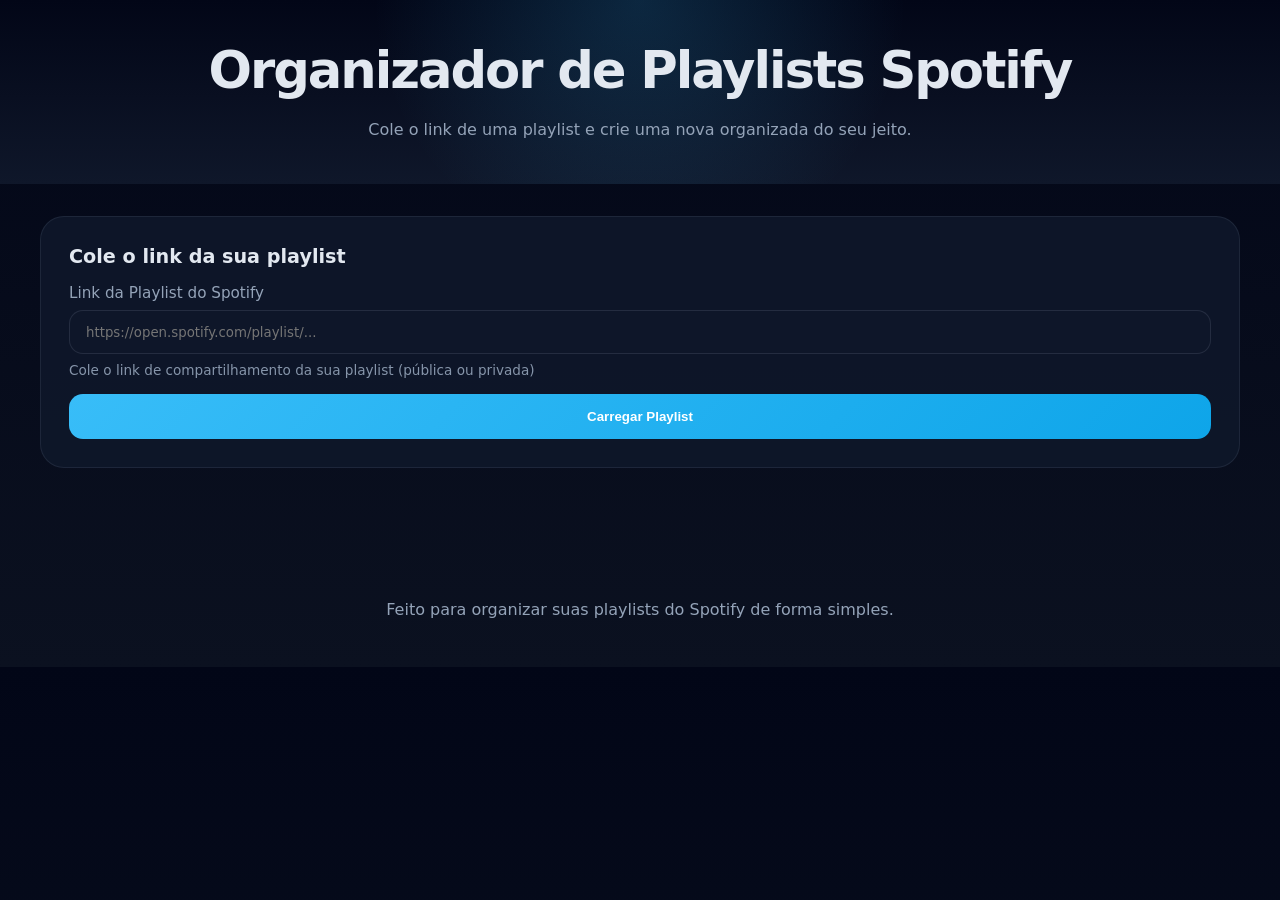
<file: index.html>
<!DOCTYPE html>
<html lang="pt-BR">
<head>
  <meta charset="UTF-8" />
  <meta name="viewport" content="width=device-width, initial-scale=1.0" />
  <title>Organizador de Playlists Spotify</title>
  <!-- Conecta o arquivo de estilos CSS à página HTML -->
  <link rel="stylesheet" href="styles.css" />
</head>
<body>
  <!-- Cabeçalho principal da página com título e descrição do projeto -->
  <header class="hero">
    <div class="hero-content">
      <h1>Organizador de Playlists Spotify</h1>
      <p>Cole o link de uma playlist e crie uma nova organizada do seu jeito.</p>
    </div>
  </header>

  <!-- Conteúdo principal do aplicativo -->
  <main class="container">
    <!-- Painel de entrada para o usuário colar o link da playlist -->
    <section id="input-panel" class="panel">
      <h2>Cole o link da sua playlist</h2>
      <form id="link-form" class="form-grid">
        <label class="full-width">
          Link da Playlist do Spotify
          <input type="url" id="playlist-link" required placeholder="https://open.spotify.com/playlist/..." />
          <span class="field-note">Cole o link de compartilhamento da sua playlist (pública ou privada)</span>
        </label>
        <button type="submit" class="btn-primary full-width">Carregar Playlist</button>
      </form>
    </section>

    <!-- Painel para escolher como ordenar as faixas após carregar a playlist -->
    <section id="organization-panel" class="panel hidden">
      <h2>Como você deseja organizar?</h2>
      <!-- Aqui o JavaScript mostrará informações da playlist carregada -->
      <p class="panel-note" id="playlist-info"></p>
      <div class="filter-grid">
        <label>
          Ordenar por
          <select id="sort-order">
            <option value="">-- Selecione --</option>
            <option value="artist-asc">Artista (A → Z)</option>
            <option value="artist-desc">Artista (Z → A)</option>
            <option value="name-asc">Faixa (A → Z)</option>
            <option value="name-desc">Faixa (Z → A)</option>
            <option value="album-asc">Álbum (A → Z)</option>
            <option value="album-desc">Álbum (Z → A)</option>
            <option value="duration-asc">Duração (crescente)</option>
            <option value="duration-desc">Duração (decrescente)</option>
            <option value="year-asc">Ano de lançamento (crescente)</option>
            <option value="year-desc">Ano de lançamento (decrescente)</option>
          </select>
        </label>
      </div>
      <div class="action-buttons">
        <button id="back-button" class="btn-secondary">⬅️ Voltar</button>
        <button id="create-button" class="btn-primary">Criar nova playlist organizada</button>
      </div>
    </section>

    <!-- Painel que mostra a lista de faixas depois de organizar -->
    <section id="results-panel" class="panel hidden">
      <div class="panel-header">
        <h2>Playlist organizada</h2>
        <span id="track-count">0 faixas</span>
      </div>
      <p class="panel-note">Prévia das faixas que serão adicionadas à nova playlist.</p>
      <div class="tracks-container">
        <table class="tracks-table" id="tracks-table">
          <thead>
            <tr>
              <th>#</th>
              <th>Faixa</th>
              <th>Artista</th>
              <th>Álbum</th>
              <th>Duração</th>
            </tr>
          </thead>
          <tbody id="tracks-list"></tbody>
        </table>
      </div>
    </section>

    <!-- Painel de criação da nova playlist no Spotify -->
    <section id="create-panel" class="panel hidden">
      <h2>Criar nova playlist</h2>
      <p class="panel-note">Você será redirecionado para fazer login no Spotify e autorizar a criação da playlist.</p>
      <form id="create-form" class="form-grid">
        <label class="full-width">
          Nome da nova playlist
          <input type="text" id="new-playlist-name" required placeholder="Ex: Minha Playlist Organizada" />
        </label>
        <label class="full-width">
          Descrição (opcional)
          <textarea id="new-playlist-description" placeholder="Adicione uma descrição..." rows="3"></textarea>
        </label>
        <label class="full-width">
          <input type="checkbox" id="public-playlist" />
          Tornar playlist pública
        </label>
        <button type="submit" class="btn-primary full-width">Criar playlist e adicionar faixas</button>
        <button type="button" id="cancel-button" class="btn-secondary full-width">Cancelar</button>
      </form>
    </section>

    <!-- Spinner de carregamento mostrado enquanto a aplicação busca dados -->
    <div id="loading-spinner" class="loading-spinner hidden">
      <div class="spinner"></div>
      <p id="loading-message">Carregando...</p>
    </div>

    <!-- Mensagem de erro exibida quando algo dá errado -->
    <div id="error-message" class="error-message hidden"></div>

    <!-- Mensagem de sucesso exibida quando a ação conclui corretamente -->
    <div id="success-message" class="success-message hidden">
      <p id="success-text"></p>
      <button id="success-button" class="btn-primary">OK</button>
    </div>
  </main>

  <footer class="footer">
    <p>Feito para organizar suas playlists do Spotify de forma simples.</p>
  </footer>

  <!-- Importa o arquivo JavaScript que controla a lógica da página -->
  <script src="script.js"></script>
</body>
</html>
</file>
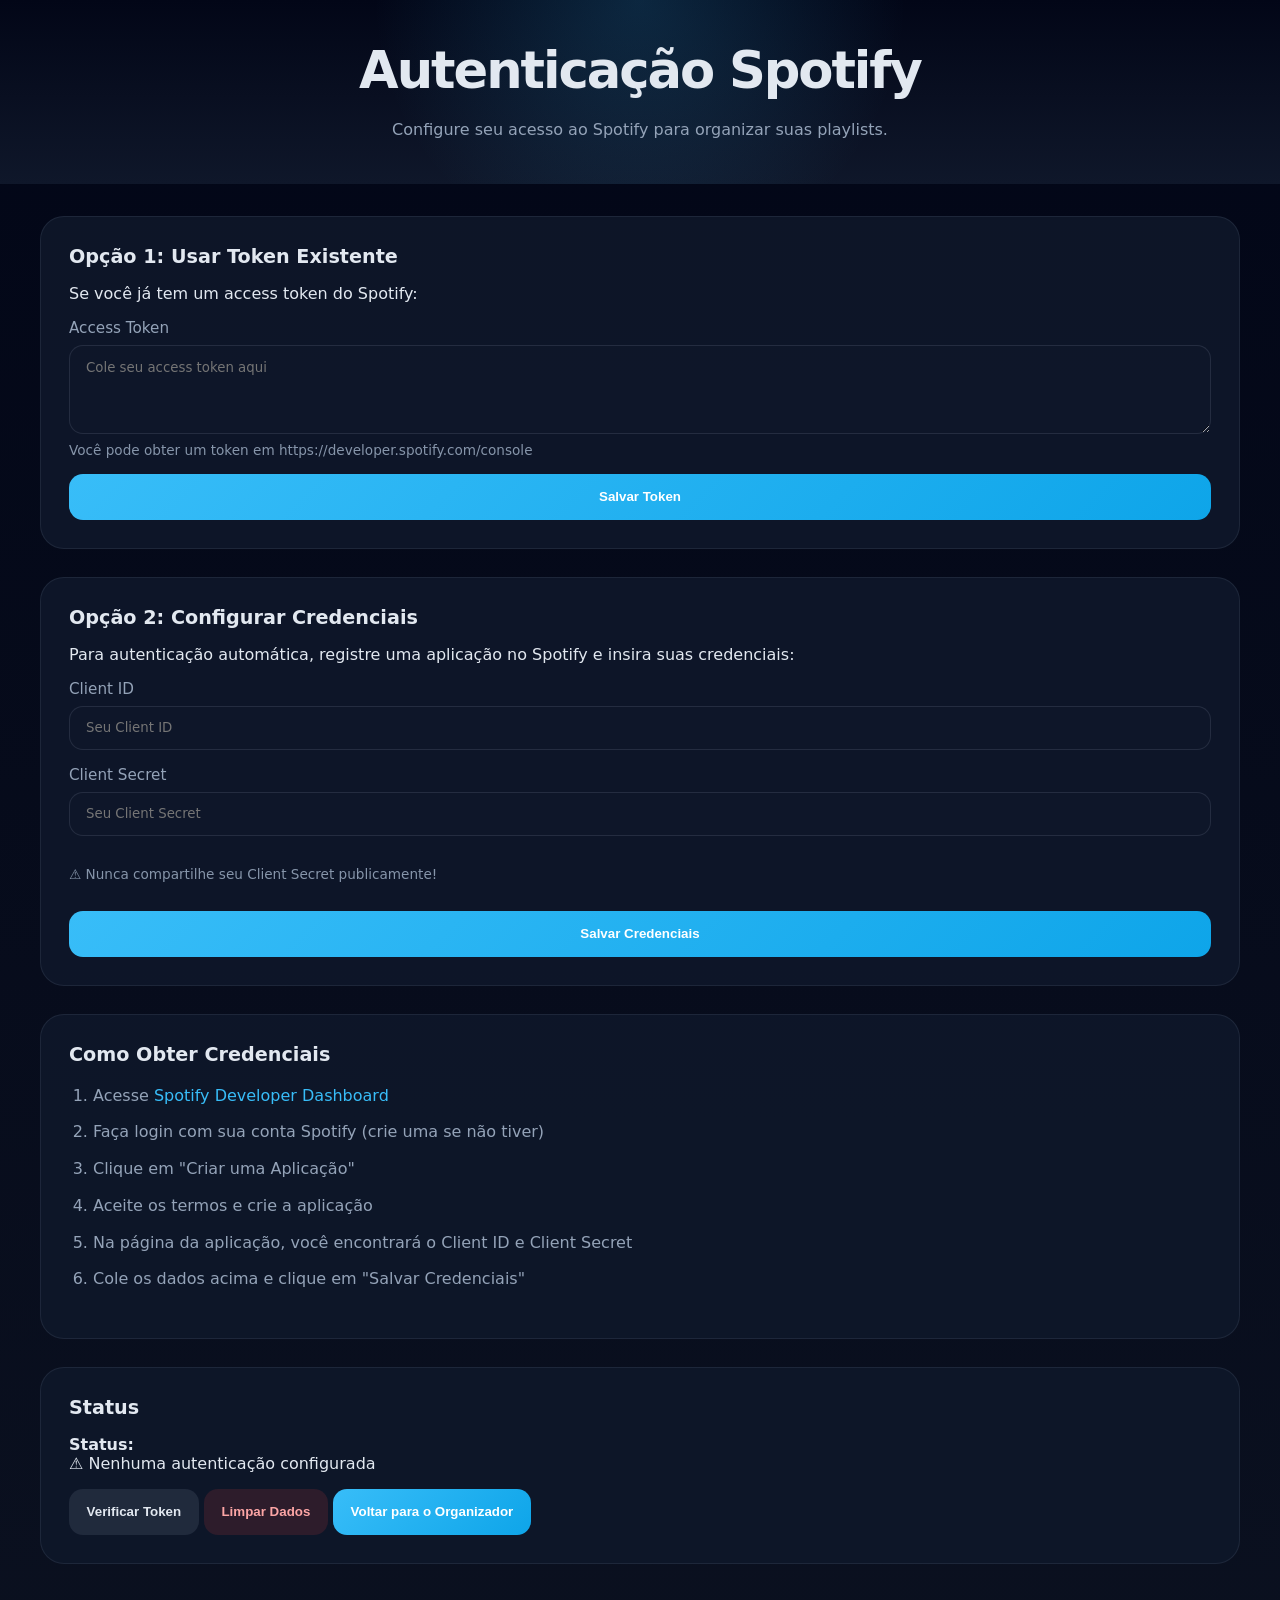
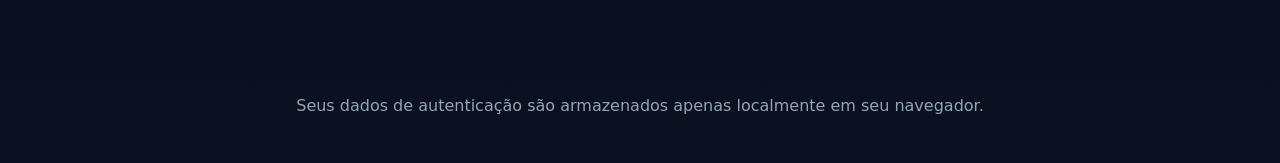
<file: auth.html>
<!DOCTYPE html>
<html lang="pt-BR">
<head>
  <meta charset="UTF-8" />
  <meta name="viewport" content="width=device-width, initial-scale=1.0" />
  <title>Autenticar com Spotify - Organizador de Playlists</title>
  <link rel="stylesheet" href="styles.css" />
</head>
<body>
  <header class="hero">
    <div class="hero-content">
      <h1>Autenticação Spotify</h1>
      <p>Configure seu acesso ao Spotify para organizar suas playlists.</p>
    </div>
  </header>

  <main class="container">
    <section class="panel">
      <h2>Opção 1: Usar Token Existente</h2>
      <p>Se você já tem um access token do Spotify:</p>
      <form id="token-form" class="form-grid">
        <label class="full-width">
          Access Token
          <textarea id="access-token" placeholder="Cole seu access token aqui" rows="4"></textarea>
          <span class="field-note">Você pode obter um token em https://developer.spotify.com/console</span>
        </label>
        <button type="submit" class="btn-primary full-width">Salvar Token</button>
      </form>
    </section>

    <section class="panel">
      <h2>Opção 2: Configurar Credenciais</h2>
      <p>Para autenticação automática, registre uma aplicação no Spotify e insira suas credenciais:</p>
      <form id="credentials-form" class="form-grid">
        <label class="full-width">
          Client ID
          <input type="text" id="client-id" placeholder="Seu Client ID" />
        </label>
        <label class="full-width">
          Client Secret
          <input type="password" id="client-secret" placeholder="Seu Client Secret" />
        </label>
        <p class="field-note">⚠️ Nunca compartilhe seu Client Secret publicamente!</p>
        <button type="submit" class="btn-primary full-width">Salvar Credenciais</button>
      </form>
    </section>

    <section class="panel">
      <h2>Como Obter Credenciais</h2>
      <ol style="color: var(--muted); line-height: 1.8;">
        <li>Acesse <a href="https://developer.spotify.com/dashboard" target="_blank" style="color: var(--primary);">Spotify Developer Dashboard</a></li>
        <li>Faça login com sua conta Spotify (crie uma se não tiver)</li>
        <li>Clique em "Criar uma Aplicação"</li>
        <li>Aceite os termos e crie a aplicação</li>
        <li>Na página da aplicação, você encontrará o Client ID e Client Secret</li>
        <li>Cole os dados acima e clique em "Salvar Credenciais"</li>
      </ol>
    </section>

    <section class="panel">
      <h2>Status</h2>
      <div id="status-message" class="status-box"></div>
      <button id="check-token" class="btn-secondary">Verificar Token</button>
      <button id="clear-token" class="btn-secondary" style="background: rgba(239, 68, 68, 0.14); color: #fca5a5;">
        Limpar Dados
      </button>
      <button id="back-button" class="btn-primary" style="margin-top: 1rem;">Voltar para o Organizador</button>
    </section>
  </main>

  <footer class="footer">
    <p>Seus dados de autenticação são armazenados apenas localmente em seu navegador.</p>
  </footer>

  <script>
    const tokenForm = document.getElementById('token-form');
    const credentialsForm = document.getElementById('credentials-form');
    const clientIdInput = document.getElementById('client-id');
    const clientSecretInput = document.getElementById('client-secret');
    const accessTokenInput = document.getElementById('access-token');
    const statusMessage = document.getElementById('status-message');
    const checkTokenButton = document.getElementById('check-token');
    const clearTokenButton = document.getElementById('clear-token');
    const backButton = document.getElementById('back-button');

    function updateStatus() {
      const token = localStorage.getItem('spotify_access_token');
      const clientId = localStorage.getItem('spotify_client_id');
      const clientSecret = localStorage.getItem('spotify_client_secret');

      let status = '<strong>Status:</strong><br>';
      if (token) {
        status += '✅ Access token configurado<br>';
      }
      if (clientId && clientSecret) {
        status += '✅ Credenciais configuradas<br>';
      }
      if (!token && !clientId) {
        status += '⚠️ Nenhuma autenticação configurada<br>';
      }

      statusMessage.innerHTML = status;
    }

    tokenForm.addEventListener('submit', (e) => {
      e.preventDefault();
      const token = accessTokenInput.value.trim();

      if (!token) {
        statusMessage.innerHTML = '❌ Token vazio';
        return;
      }

      localStorage.setItem('spotify_access_token', token);
      accessTokenInput.value = '';
      statusMessage.innerHTML = '✅ Token salvo com sucesso!';
      updateStatus();
    });

    credentialsForm.addEventListener('submit', (e) => {
      e.preventDefault();
      const clientId = clientIdInput.value.trim();
      const clientSecret = clientSecretInput.value.trim();

      if (!clientId || !clientSecret) {
        statusMessage.innerHTML = '❌ Client ID ou Secret vazio';
        return;
      }

      localStorage.setItem('spotify_client_id', clientId);
      localStorage.setItem('spotify_client_secret', clientSecret);
      clientIdInput.value = '';
      clientSecretInput.value = '';
      statusMessage.innerHTML = '✅ Credenciais salvas com sucesso!';
      updateStatus();
    });

    checkTokenButton.addEventListener('click', async () => {
      const token = localStorage.getItem('spotify_access_token');

      if (!token) {
        statusMessage.innerHTML = '❌ Nenhum token configurado';
        return;
      }

      try {
        const response = await fetch('https://api.spotify.com/v1/me', {
          headers: { Authorization: `Bearer ${token}` },
        });

        if (response.ok) {
          const user = await response.json();
          statusMessage.innerHTML = `✅ Token válido! Conectado como: <strong>${user.display_name}</strong>`;
        } else if (response.status === 401) {
          statusMessage.innerHTML = '❌ Token expirado. Obtenha um novo token.';
        } else {
          statusMessage.innerHTML = `❌ Erro ao verificar: ${response.statusText}`;
        }
      } catch (error) {
        statusMessage.innerHTML = `❌ Erro: ${error.message}`;
      }
    });

    clearTokenButton.addEventListener('click', () => {
      localStorage.removeItem('spotify_access_token');
      localStorage.removeItem('spotify_client_id');
      localStorage.removeItem('spotify_client_secret');
      statusMessage.innerHTML = '✅ Todos os dados removidos';
      updateStatus();
    });

    backButton.addEventListener('click', () => {
      window.location.href = 'index.html';
    });

    updateStatus();
  </script>
</body>
</html>
</file>
<file: styles.css>
:root {
  /* Variáveis de cor que tornam o código mais fácil de manter */
  --bg: #0f172a;
  --card: #111827;
  --surface: #1e293b;
  --text: #e2e8f0;
  --muted: #94a3b8;
  --primary: #38bdf8;
  --primary-dark: #0ea5e9;
  --success: #22c55e;
  --danger: #ef4444;
  --warning: #f59e0b;
}

/* Define o comportamento de todos os elementos para evitar problemas de tamanho */
* {
  box-sizing: border-box;
}

body {
  margin: 0;
  font-family: Inter, system-ui, -apple-system, BlinkMacSystemFont, 'Segoe UI', sans-serif;
  color: var(--text);
  background: linear-gradient(180deg, #020617 0%, #0b1120 100%);
}

/* Classe usada para esconder elementos da página */
.hidden {
  display: none !important;
}

/* Estilo do cabeçalho principal */
.hero {
  padding: 2.5rem 1rem;
  text-align: center;
  background: radial-gradient(circle at top, rgba(56, 189, 248, 0.18), transparent 40%),
    linear-gradient(180deg, #020617 0%, #0f172a 100%);
}

.hero h1 {
  margin: 0;
  font-size: clamp(2.25rem, 4vw, 3.5rem);
  letter-spacing: -.04em;
}

.hero p {
  margin: 1rem auto 0;
  max-width: 720px;
  color: var(--muted);
  line-height: 1.75;
}

/* Organiza o espaçamento da área principal do conteúdo */
.container {
  width: min(1200px, calc(100% - 2rem));
  margin: 0 auto;
  padding: 2rem 0 4rem;
}

/* Painéis com fundo escuro e borda suave */
.panel {
  background: rgba(15, 23, 42, 0.92);
  border: 1px solid rgba(148, 163, 184, 0.12);
  border-radius: 24px;
  padding: 1.75rem;
  margin-bottom: 1.75rem;
}

.panel h2 {
  margin-top: 0;
  font-size: 1.2rem;
}

.panel-note {
  margin: 0.75rem 0 0;
  color: var(--muted);
  font-size: 0.95rem;
}

/* Layout em grade para formulários e filtros */
.form-grid,
.filter-grid {
  display: grid;
  gap: 1rem;
}

.form-grid label,
.filter-grid label {
  display: grid;
  gap: 0.5rem;
  font-size: 0.95rem;
  color: var(--muted);
}

.field-note {
  font-size: 0.85rem;
  color: rgba(148, 163, 184, 0.9);
}

/* Estilo dos campos de entrada para que fiquem maiores e fáceis de usar */
.form-grid input,
.form-grid select,
.filter-grid input,
.filter-grid select,
.form-grid textarea {
  width: 100%;
  border: 1px solid rgba(148, 163, 184, 0.16);
  border-radius: 14px;
  padding: 0.85rem 1rem;
  background: rgba(15, 23, 42, 0.9);
  color: var(--text);
  outline: none;
  font-family: inherit;
}

.form-grid input:focus,
.form-grid select:focus,
.filter-grid input:focus,
.filter-grid select:focus,
.form-grid textarea:focus {
  border-color: rgba(56, 189, 248, 0.7);
  box-shadow: 0 0 0 4px rgba(56, 189, 248, 0.12);
}

.full-width {
  grid-column: 1 / -1;
}

/* Botões principais e secundários */
.btn-primary,
.btn-secondary {
  border: none;
  cursor: pointer;
  border-radius: 14px;
  padding: 0.95rem 1.1rem;
  font-weight: 600;
}

.btn-primary {
  background: linear-gradient(135deg, var(--primary), var(--primary-dark));
  color: white;
}

.btn-primary:hover {
  opacity: 0.9;
}

.btn-secondary {
  background: rgba(148, 163, 184, 0.14);
  color: var(--text);
}

.btn-secondary:hover {
  background: rgba(148, 163, 184, 0.2);
}

/* Cabeçalho da tabela de resultados */
.panel-header {
  display: flex;
  justify-content: space-between;
  align-items: center;
  gap: 1rem;
  margin-bottom: 1rem;
}

/* Estilo para listas e cartões adicionais */
.playlist-list {
  display: grid;
  gap: 1rem;
}

.playlist-card {
  display: grid;
  gap: 0.75rem;
  padding: 1.25rem;
  border-radius: 20px;
  background: rgba(15, 23, 42, 0.95);
  border: 1px solid rgba(148, 163, 184, 0.08);
}

.playlist-card h3 {
  margin: 0;
  font-size: 1.1rem;
}

.playlist-meta {
  display: flex;
  flex-wrap: wrap;
  gap: 0.75rem;
  color: var(--muted);
  font-size: 0.95rem;
}

.playlist-meta span {
  background: rgba(148, 163, 184, 0.08);
  padding: 0.5rem 0.75rem;
  border-radius: 999px;
}

.card-actions {
  display: flex;
  gap: 0.75rem;
  flex-wrap: wrap;
}

.card-actions a,
.card-actions button {
  border: none;
  border-radius: 999px;
  padding: 0.6rem 1rem;
  font-size: 0.95rem;
  cursor: pointer;
}

.card-actions a {
  background: rgba(56, 189, 248, 0.16);
  color: var(--primary);
  text-decoration: none;
}

.card-actions button {
  background: rgba(239, 68, 68, 0.14);
  color: #f87171;
}

.loading-spinner {
  display: flex;
  flex-direction: column;
  align-items: center;
  justify-content: center;
  padding: 3rem 1rem;
  text-align: center;
}

.spinner {
  width: 2.5rem;
  height: 2.5rem;
  border: 3px solid rgba(56, 189, 248, 0.16);
  border-top-color: var(--primary);
  border-radius: 50%;
  animation: spin 1s linear infinite;
  margin-bottom: 1rem;
}

@keyframes spin {
  to {
    transform: rotate(360deg);
  }
}

.error-message {
  background: rgba(239, 68, 68, 0.14);
  border: 1px solid rgba(239, 68, 68, 0.4);
  border-radius: 14px;
  padding: 1rem;
  margin-bottom: 1rem;
  color: #fca5a5;
}

.success-message {
  background: rgba(34, 197, 94, 0.14);
  border: 1px solid rgba(34, 197, 94, 0.4);
  border-radius: 14px;
  padding: 1.5rem;
  margin-bottom: 1rem;
  color: #86efac;
  text-align: center;
}

.action-buttons {
  display: flex;
  gap: 1rem;
  flex-wrap: wrap;
  margin-top: 1.5rem;
}

.action-buttons button {
  flex: 1;
  min-width: 200px;
}

.tracks-container {
  overflow-x: auto;
}

.tracks-table {
  width: 100%;
  border-collapse: collapse;
  font-size: 0.95rem;
}

.tracks-table thead {
  background: rgba(148, 163, 184, 0.08);
  position: sticky;
  top: 0;
}

.tracks-table th {
  padding: 0.85rem;
  text-align: left;
  font-weight: 600;
  color: var(--primary);
  border-bottom: 1px solid rgba(148, 163, 184, 0.12);
}

.tracks-table td {
  padding: 0.85rem;
  border-bottom: 1px solid rgba(148, 163, 184, 0.08);
}

.tracks-table tbody tr:hover {
  background: rgba(148, 163, 184, 0.05);
}

.tracks-table a {
  color: var(--primary);
  text-decoration: none;
}

.tracks-table a:hover {
  text-decoration: underline;
}

.empty-state {
  text-align: center;
  padding: 2rem 1rem;
  color: var(--muted);
}

.playlists-grid {
  display: grid;
  gap: 1rem;
  grid-template-columns: repeat(auto-fill, minmax(280px, 1fr));
}

.playlist-item {
  cursor: pointer;
  padding: 1.25rem;
  border-radius: 16px;
  background: rgba(15, 23, 42, 0.95);
  border: 2px solid rgba(148, 163, 184, 0.08);
  transition: all 0.2s;
}

.playlist-item:hover {
  border-color: rgba(56, 189, 248, 0.5);
  background: rgba(15, 23, 42, 0.98);
}

.playlist-item-image {
  width: 100%;
  height: 180px;
  object-fit: cover;
  border-radius: 12px;
  margin-bottom: 0.75rem;
  background: rgba(148, 163, 184, 0.1);
}

.playlist-item-name {
  font-weight: 600;
  margin: 0 0 0.5rem;
  font-size: 1.05rem;
  color: var(--text);
  white-space: nowrap;
  overflow: hidden;
  text-overflow: ellipsis;
}

.playlist-item-meta {
  font-size: 0.9rem;
  color: var(--muted);
}

a {
  color: var(--primary);
  text-decoration: none;
}

a:hover {
  text-decoration: underline;
}

ol {
  padding-left: 1.5rem;
}

ol li {
  margin-bottom: 0.5rem;
}
.footer {
  text-align: center;
  padding: 1.5rem 1rem 2rem;
  color: var(--muted);
}

@media (min-width: 760px) {
  .form-grid,
  .filter-grid {
    grid-template-columns: repeat(2, minmax(0, 1fr));
  }

  .filter-grid {
    grid-template-columns: repeat(3, minmax(0, 1fr));
  }

  .form-grid .full-width,
  .filter-grid .full-width {
    grid-column: 1 / -1;
  }
}

@media (min-width: 980px) {
  .form-grid,
  .filter-grid {
    grid-template-columns: repeat(3, minmax(0, 1fr));
  }

  .filter-grid {
    grid-template-columns: repeat(4, minmax(0, 1fr));
  }
}
</file>
